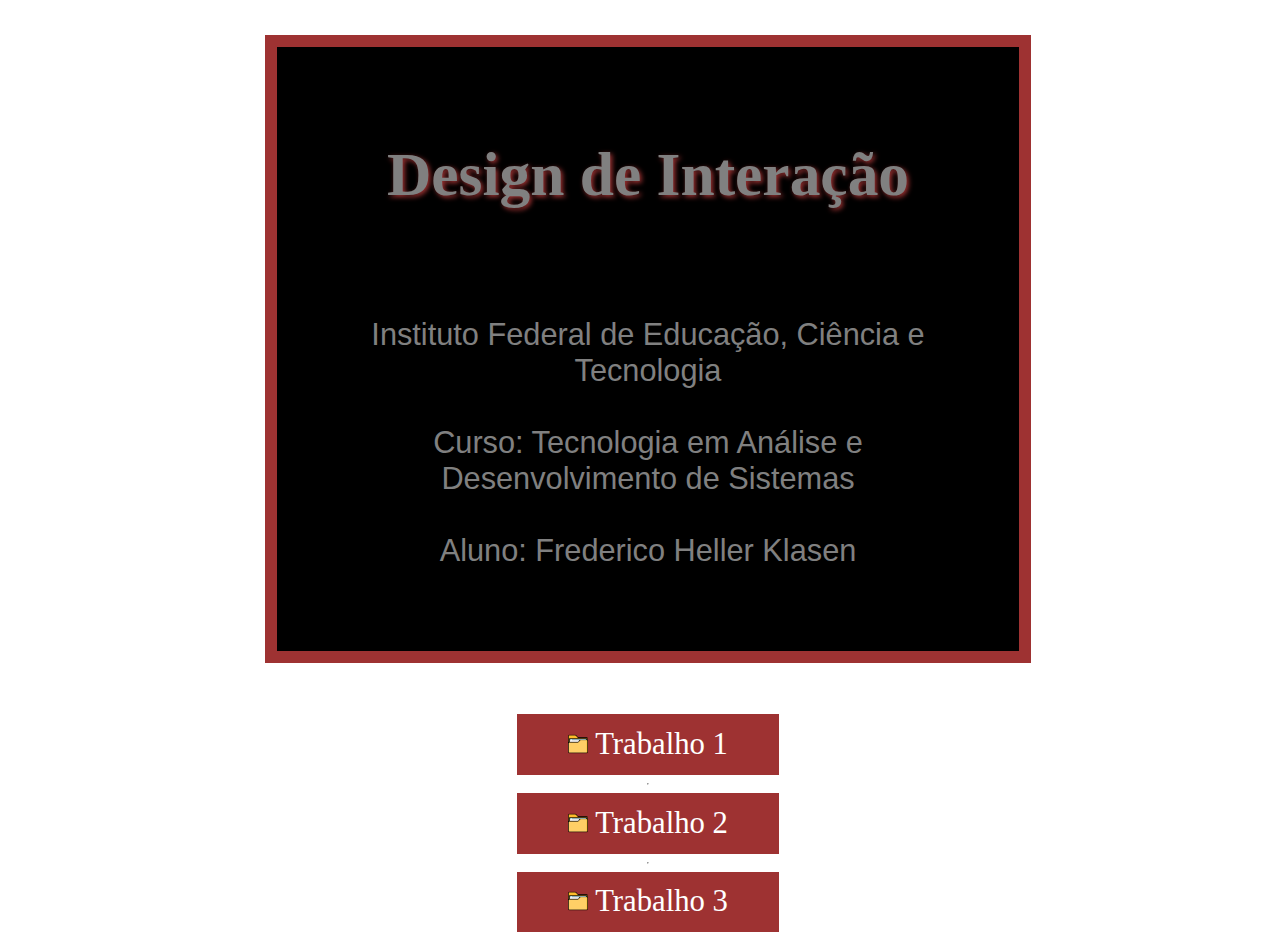
<file: index.html>
<!DOCTYPE html>
<html lang="pt-br">
<head>
    <meta charset="UTF-8">
    <meta http-equiv="X-UA-Compatible" content="IE=edge">
    <meta name="viewport" content="width=device-width, initial-scale=1.0">
    <title>Document</title>
    <LINK rel=STYLESHEET type="text/css" href="estilo.css">
</head>
<body>
    <div><h1>Design de Interação</h1><br>
    <p class="descritiva"> Instituto Federal de Educação, Ciência e Tecnologia<br>
    <br>

    Curso: Tecnologia em Análise e Desenvolvimento de Sistemas<br>
    <br>
    
    Aluno: Frederico Heller Klasen</p></div>    

    <a class="button" href="trabalho1/index.html"><img src="imagem/pasta.png" width="20"></img> 
        Trabalho 1</a>
    <hr>
    <a class="button" href="trabalho2/index.html"><img src="imagem/pasta.png" width="20"></img> 
        Trabalho 2</a>
        <hr>
    <a class="button" href="trabalho3/index.html"><img src="imagem/pasta.png" width="20"></img> 
        Trabalho 3</a>



</body>
</html>
</file>
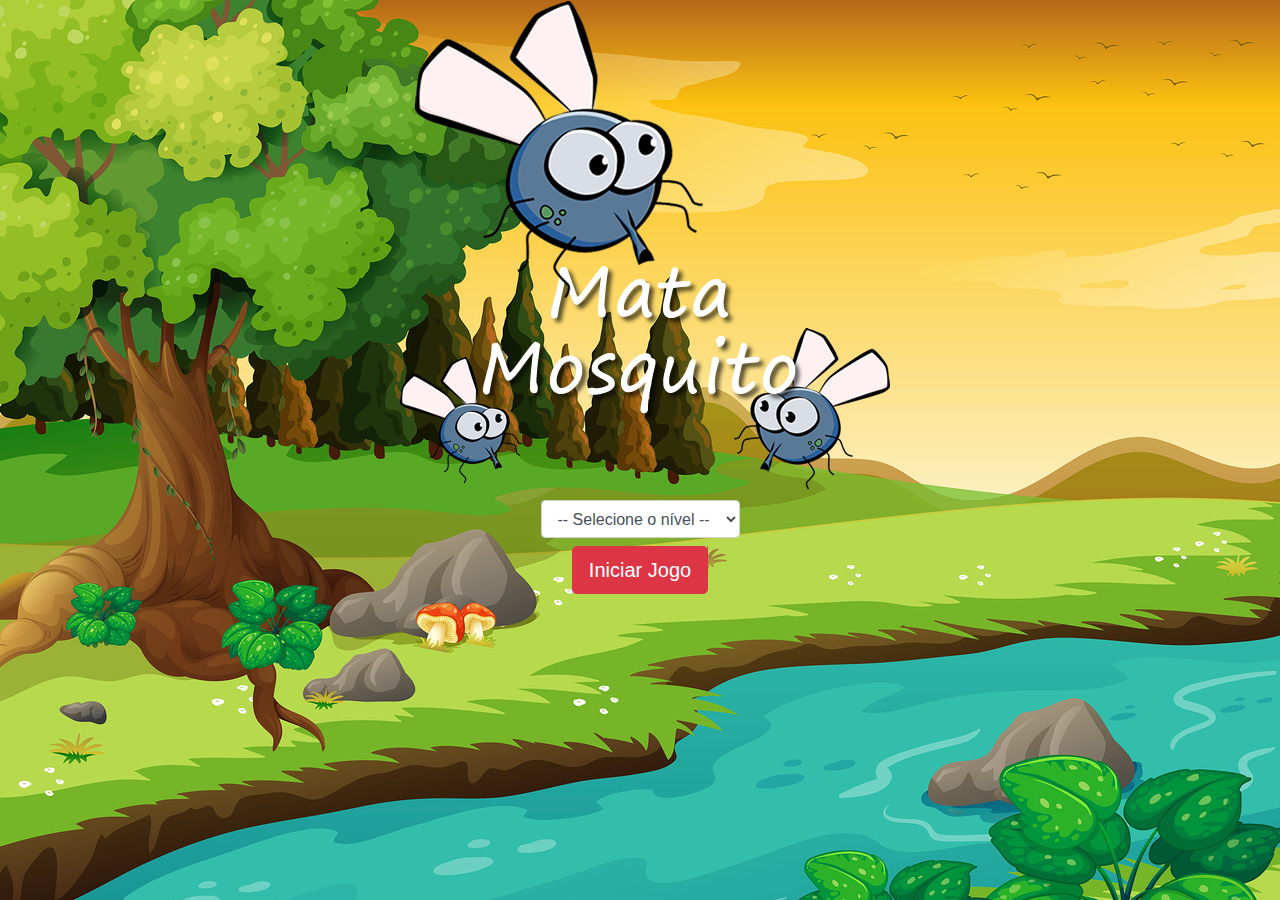
<file: trabalho2/index.html>
<!DOCTYPE html>
<html>
	<head>
		<title></title>
		<meta charset="UTF-8" />
		<link rel="stylesheet" href="https://maxcdn.bootstrapcdn.com/bootstrap/4.0.0/css/bootstrap.min.css" integrity="sha384-Gn5384xqQ1aoWXA+058RXPxPg6fy4IWvTNh0E263XmFcJlSAwiGgFAW/dAiS6JXm" crossorigin="anonymous">

		<link rel="stylesheet" href="estilo.css" />

		<script>
			function iniciarJogo() {
				var nivel = document.getElementById('nivel').value

				if(nivel === '') {
					alert('Selecione um nível para iniciar o jogo')
					return false
				}

				window.location.href = "app.html?" + nivel

			}
		</script>
	</head>
	<body>

		<div class="container">
			<div class="row">
				<div class="col">
					<div class="d-flex justify-content-center">
						<img src="imagens/game.png" />
					</div>
				</div>
			</div>

			<div class="row">
				<div class="col">
					<div class="d-flex justify-content-center">
						<div class="mb-2">
							<select class="form-control" id="nivel">
								<option value="">-- Selecione o nível --</option>
								<option value="normal">Normal</option>
								<option value="dificil">Difícil</option>
								<option value="chucknorris">Chuck Norris</option>
							</select>
						</div>
					</div>
				</div>
			</div>


			<div class="row">
				<div class="col">
					<div class="d-flex justify-content-center">
						<button type="button" class="btn btn-danger btn-lg" onclick="iniciarJogo()" >Iniciar Jogo</button>
					</div>
				</div>
			</div>
		</div>

	</body>
</html>
</file>
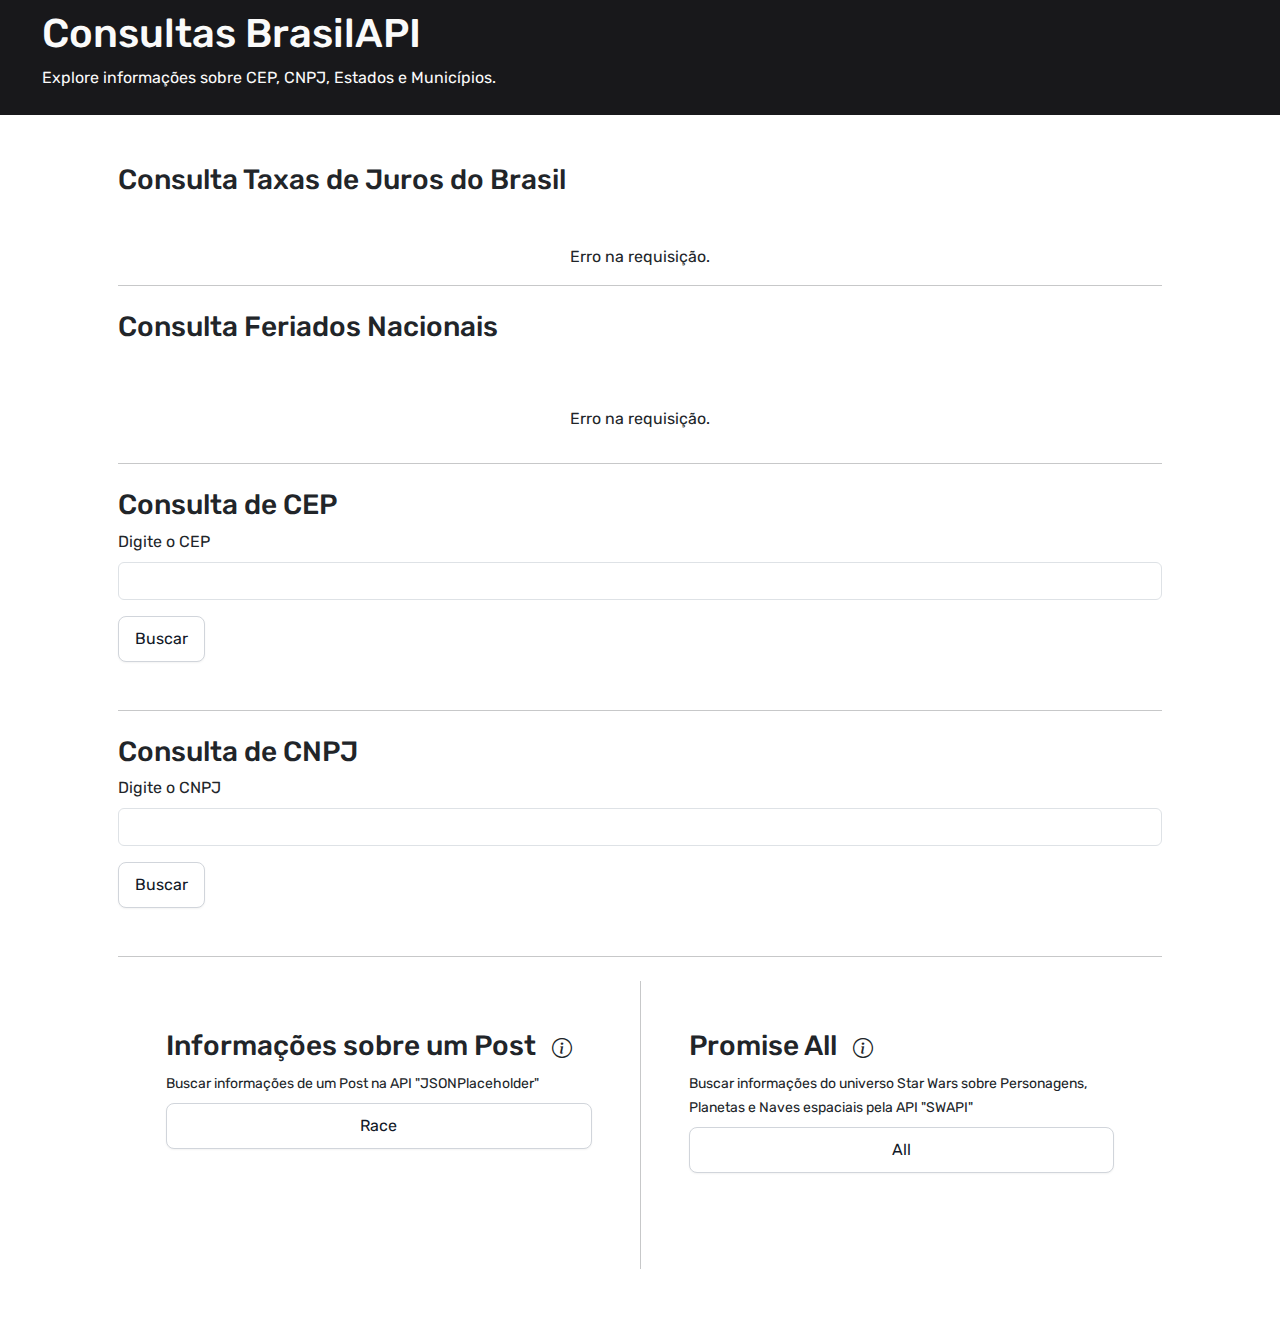
<file: trabalho3/index.html>
<!DOCTYPE html>
<html lang="pt-br">

<head>
    <meta charset="UTF-8">
    <meta name="viewport" content="width=device-width, initial-scale=1.0">
    <title>Trabalho Consumindo APIs e JSON com Javascript</title>

    <!-- Bootstrap -->
    <link href="https://cdn.jsdelivr.net/npm/bootstrap@5.3.3/dist/css/bootstrap.min.css" rel="stylesheet"
        integrity="sha384-QWTKZyjpPEjISv5WaRU9OFeRpok6YctnYmDr5pNlyT2bRjXh0JMhjY6hW+ALEwIH" crossorigin="anonymous">
    <link rel="stylesheet" href="css/style.css">

    <!-- Bootstrap Icons -->
    <link rel="stylesheet" href="https://cdn.jsdelivr.net/npm/bootstrap-icons@1.11.3/font/bootstrap-icons.min.css">
</head>

<body>
    <header>
        <nav class="navbar navbar-expand-lg">
            <div class="container-fluid d-flex flex-column align-items-start">
                <h1>Consultas BrasilAPI</h1>
                <p>Explore informações sobre CEP, CNPJ, Estados e Municípios.</p>
            </div>
        </nav>
    </header>

    <main>
        <div class="container p-5">
            <section>
                <h3>Consulta Taxas de Juros do Brasil</h3>
                <div class="mt-5 d-flex justify-content-center gap-5" id="resultadoBuscaTaxas">
                    <span class="spinner-border spinner-border-lg d-none" role="status" aria-hidden="true"></span>
                </div>
            </section>

            <hr>

            <section class="mt-4">
                <h3>Consulta Feriados Nacionais</h3>
                
                <div class="mt-5" id="resultadoBuscaFeriados">
                    <span class="spinner-border spinner-border-lg d-none" role="status" aria-hidden="true"></span>
                </div>
            </section>

            <hr>
            
            <section class="mt-4">
                <h3>Consulta de CEP</h3>

                <form id="cepForm">
                    <div class="mb-3">
                        <label for="cep" class="form-label">Digite o CEP</label>
                        <input type="number" class="form-control" id="cep" required>
                    </div>
                    <button type="submit" class="button-39 h-100" id="cepBtn">Buscar
                        <span class="spinner-border spinner-border-sm d-none" role="status" aria-hidden="true"></span>
                    </button>
                </form>

                <div class="mt-5" id="resultadoBuscaCep"></div>
            </section>
            
            <hr>

            <section class="mt-4">
                <h3>Consulta de CNPJ</h3>

                <form id="cnpjForm">
                    <div class="mb-3">
                        <label for="cnpj" class="form-label">Digite o CNPJ</label>
                        <input type="number" class="form-control" id="cnpj" required>
                    </div>
                    <button type="submit" class="button-39 h-100" id="cnpjBtn">Buscar
                        <span class="spinner-border spinner-border-sm d-none" role="status" aria-hidden="true"></span>
                    </button>
                </form>

                <div class="mt-5" id="resultadoBuscaCnpj"></div>
            </section>

            <hr>

            <section class="mt-4">
                <div class="d-flex justify-content-evenly">
                    <div class="w-50 p-5">
                        <div class="d-flex align-items-baseline gap-3">
                            <h3>Informações sobre um Post</h3>
                            <i class="bi bi-info-circle" data-bs-toggle="tooltip" data-bs-placement="top" data-bs-html="true" data-bs-title="<b><em><u>Promise Race</u></em></b>:<br>Este botão busca 3 APIs e mostra abaixo o resultado da primeira que responder ou falhar na requisição, usando 'Promise Race'"></i>
                        </div>
                        <small>Buscar informações de um Post na API "JSONPlaceholder"</small>
                        <button type="button" class="button-39 w-100 mt-2" id="promiseRaceBtn">Race</button>
                        <div class="mt-5" id="resultadoPromiseRace"></div>
                    </div>

                    <div class="vr"></div>

                    <div class="w-50 p-5">
                        <div class="d-flex align-items-baseline gap-3">
                            <h3>Promise All</h3>
                            <i class="bi bi-info-circle" data-bs-toggle="tooltip" data-bs-placement="top" data-bs-html="true" data-bs-title="<b><em><u>Promise All</u></em></b>:<br>Este botão busca 3 APIs e mostra abaixo o resultado de todas ou somente o erro da última que responder, usando 'Promise All'"></i>
                        </div>
                        <small>Buscar informações do universo Star Wars sobre Personagens, Planetas e Naves espaciais pela API "SWAPI"</small>
                        <button type="button" class="button-39 w-100 mt-2" id="promiseAllBtn">All</button>
                        <div class="mt-5" id="resultadoPromiseAll"></div>
                    </div>
                </div>
                
            </section>
        </div>

        <!-- Componente Toast do Bootstrap, para notificações. -->
        <div class="toast-container position-fixed top-0 end-0 p-3">
            <div id="liveToast" class="toast" role="alert" aria-live="assertive" aria-atomic="true">
              <div class="toast-header">
                <strong class="me-auto">Erro</strong>
                <button type="button" class="btn-close" data-bs-dismiss="toast" aria-label="Close"></button>
              </div>
              <div class="toast-body"></div>
            </div>
        </div>
    </main>

    <!-- Bootstrap Script -->
    <script src="https://cdn.jsdelivr.net/npm/bootstrap@5.3.3/dist/js/bootstrap.bundle.min.js"
        integrity="sha384-YvpcrYf0tY3lHB60NNkmXc5s9fDVZLESaAA55NDzOxhy9GkcIdslK1eN7N6jIeHz"
        crossorigin="anonymous"></script>
    <!-- Javascript -->
    <script src="js/script.js"></script>
</body>

</html>
</file>
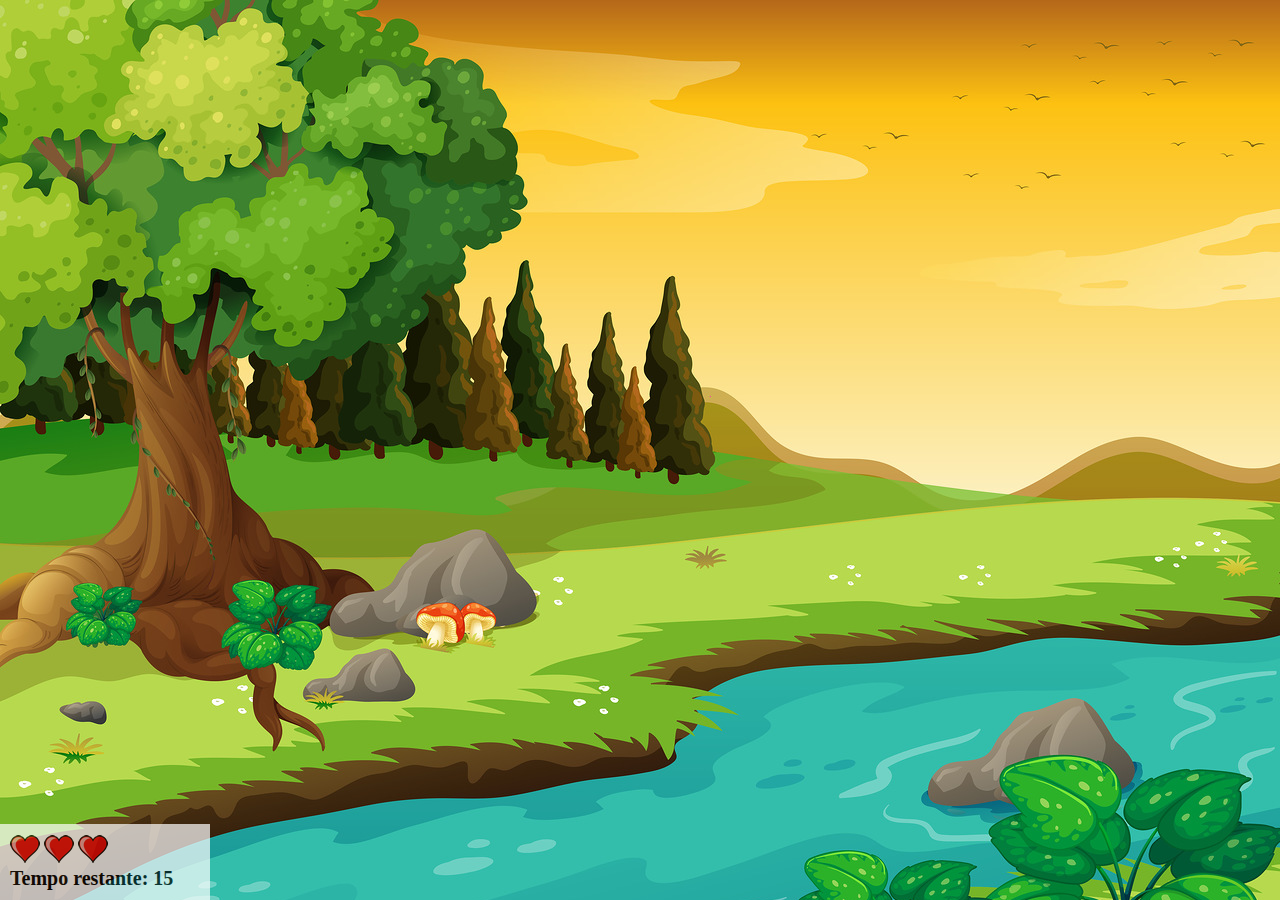
<file: trabalho2/app.html>
<!DOCTYPE html>
<html>
	<head>
		<title></title>
		<meta charset="UTF-8" />
		<link rel="stylesheet" href="estilo.css" />
		<script src="jogo.js"></script>
	</head>
	<body onresize="ajustaTamanhoPalcoJogo()">

		<div class="painel">
			<div class="vidas">
				<img id="v1" src="imagens/coracao_cheio.png" />
				<img id="v2" src="imagens/coracao_cheio.png" />
				<img id="v3" src="imagens/coracao_cheio.png" />
			</div>

			<div class="cronometro">Tempo restante: <span id="cronometro"></span></div>
		</div>

		<script>
			document.getElementById('cronometro').innerHTML = tempo

			var criaMosca = setInterval(function() { 
				posicaoRandomica()
			}, criaMosquitoTempo)
		</script>
	</body>
</html>
</file>
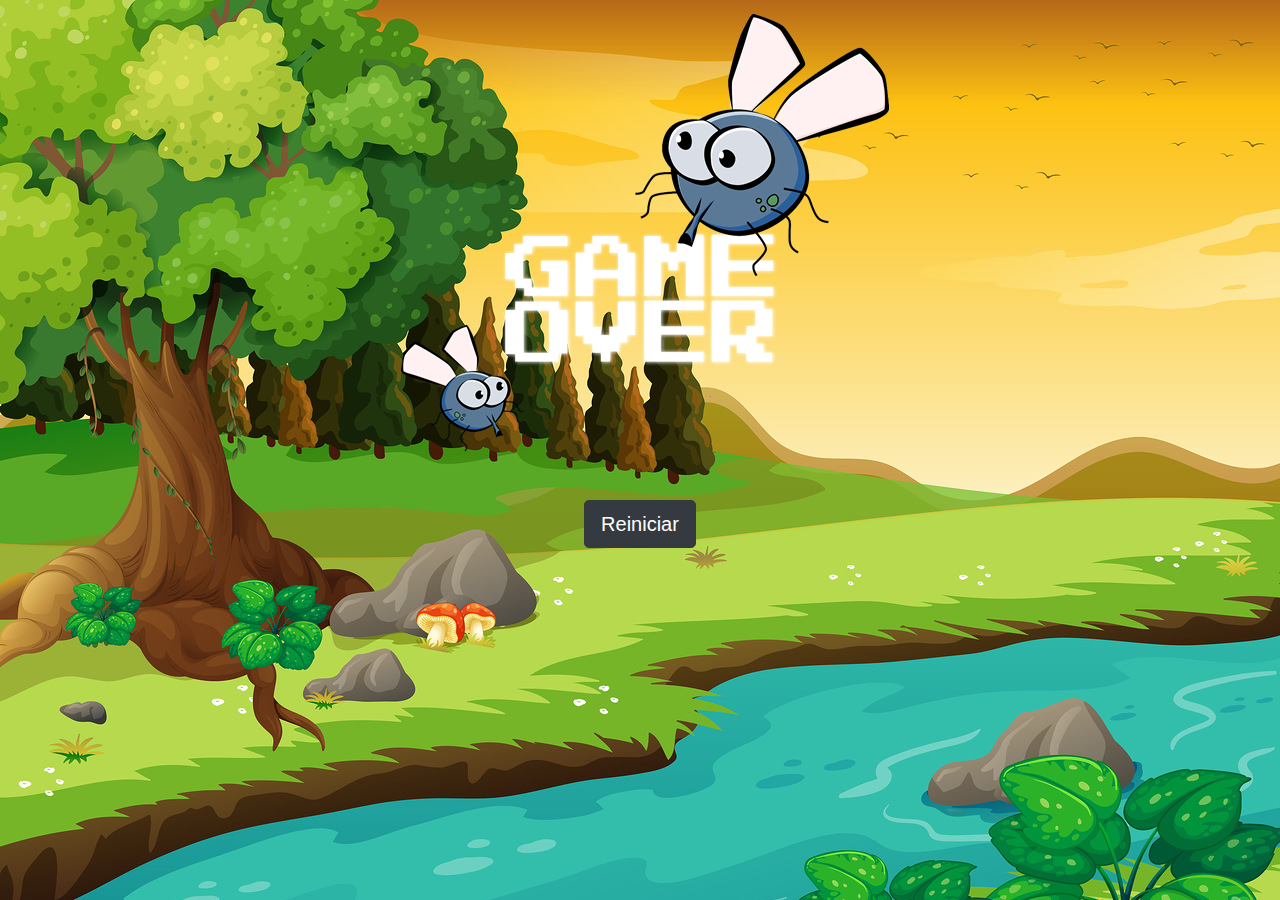
<file: trabalho2/fim_de_jogo.html>
<!DOCTYPE html>
<html>
	<head>
		<title></title>
		<meta charset="UTF-8" />

		<link rel="stylesheet" href="https://maxcdn.bootstrapcdn.com/bootstrap/4.0.0/css/bootstrap.min.css" integrity="sha384-Gn5384xqQ1aoWXA+058RXPxPg6fy4IWvTNh0E263XmFcJlSAwiGgFAW/dAiS6JXm" crossorigin="anonymous">

		<link rel="stylesheet" href="estilo.css" />
	</head>
	<body>

		<div class="container">
			<div class="row">
				<div class="col">
					<div class="d-flex justify-content-center">
						<img src="imagens/game_over.png" />
					</div>
				</div>
			</div>


			<div class="row">
				<div class="col">
					<div class="d-flex justify-content-center">
						<button type="button" class="btn btn-dark btn-lg" onclick="window.location.href = 'index.html' ">Reiniciar</button>
					</div>
				</div>
			</div>
		</div>

	</body>
</html>
</file>
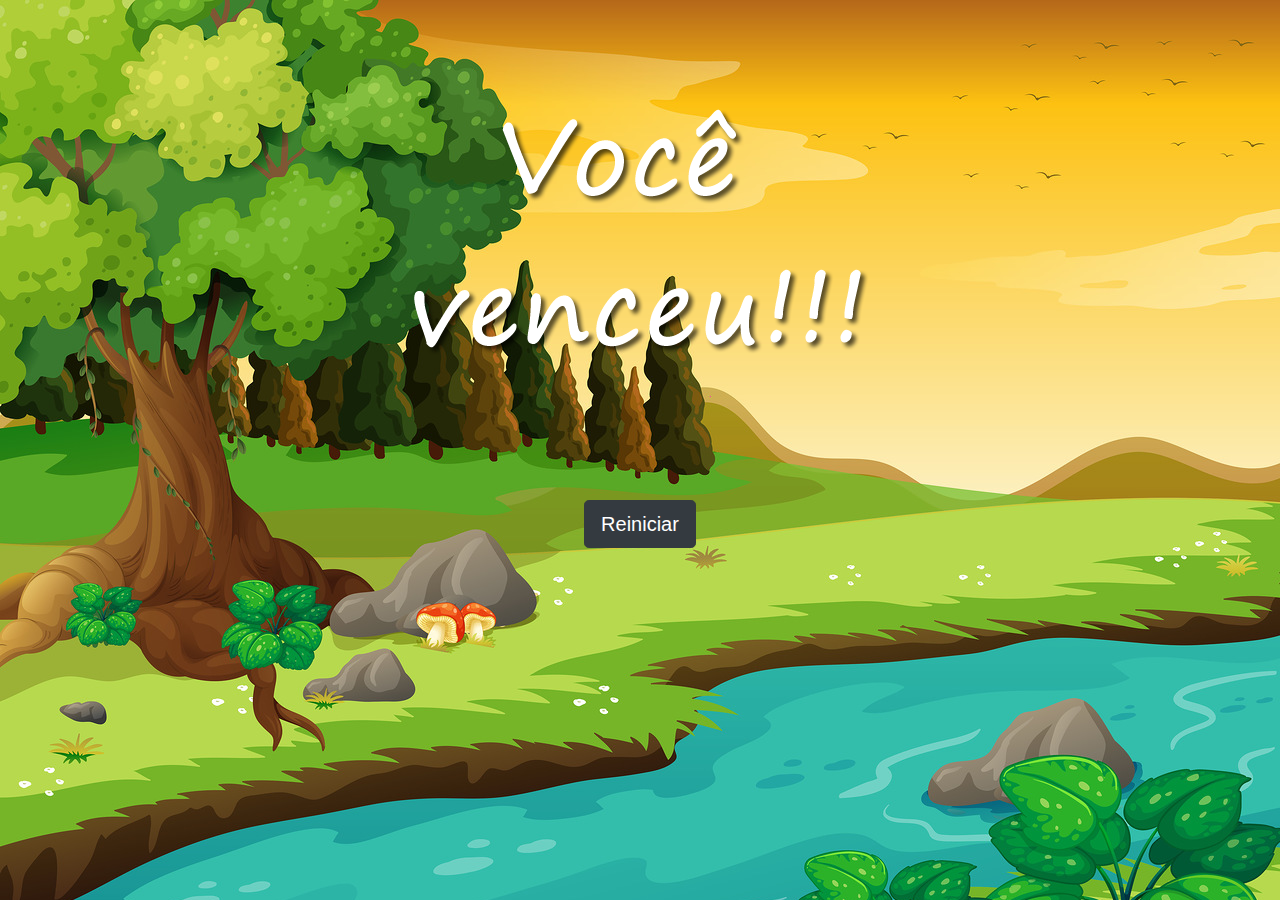
<file: trabalho2/vitoria.html>
<!DOCTYPE html>
<html>
	<head>
		<title></title>
		<meta charset="UTF-8" />

		<link rel="stylesheet" href="https://maxcdn.bootstrapcdn.com/bootstrap/4.0.0/css/bootstrap.min.css" integrity="sha384-Gn5384xqQ1aoWXA+058RXPxPg6fy4IWvTNh0E263XmFcJlSAwiGgFAW/dAiS6JXm" crossorigin="anonymous">

		<link rel="stylesheet" href="estilo.css" />
	</head>
	<body>

		<div class="container">
			<div class="row">
				<div class="col">
					<div class="d-flex justify-content-center">
						<img src="imagens/vitoria.png" />
					</div>
				</div>
			</div>


			<div class="row">
				<div class="col">
					<div class="d-flex justify-content-center">
						<button type="button" class="btn btn-dark btn-lg" onclick="window.location.href = 'index.html' ">Reiniciar</button>
					</div>
				</div>
			</div>
		</div>

	</body>
</html>
</file>
<file: estilo.css>
html {
  box-sizing: border-box;
}

body{
    height: 100vh;
    width: 100vw;
    display: flex;
    flex-direction: column;
    justify-content: center;
    align-items: center;
}
.button {
    background-color:  rgb(158, 50, 50);
    border: none;
    color: white;
    padding: 1vw 4vw;
    text-align: center;
    text-decoration: none;
    display: inline-block;
    font-size: 2.4vw;
  }

div {
    width: 50vw;
    height: 40vw;
    text-align: center;
    border: 1vw solid rgb(158, 50, 50);
    padding: 4vw;
    margin: 4vw;
    background-color: black;
    font-size: 2.4vw;
  }
  h1 {text-shadow: 2px 2px 5px rgb(158, 50, 50);color: grey}

.descritiva { font-family: helvetica; color: grey;}
</file>
<file: trabalho2/estilo.css>
html {
	cursor: url(imagens/mata_mosquito.png) 30 30, auto;
}

body {
	background-image: url(imagens/bg.jpg);
	background-repeat: no-repeat;
	background-size: 100%;
}

.mosquito1 {
	width: 50px;
	height: 50px;
}

.mosquito2 {
	width: 70px;
	height: 70px;
}

.mosquito3 {
	width: 90px;
	height: 90px;
}

.ladoA {
	transform: scaleX(1);
}

.ladoB {
	transform: scaleX(-1);
}

.painel {
	position: absolute;
	width: 190px;
	padding: 10px;
	left: 0px;
	bottom: 0px;
	border-top:solid 1px #fff;
	background-color: #fff;
	opacity: 0.7
}

.vidas {
	float: left;
}

.cronometro {
	float: left;
	font-size: 20px;
	font-weight: bold;
}
</file>
<file: trabalho3/css/style.css>
@import url("https://fonts.googleapis.com/css2?family=Rubik:ital,wght@0,300..900;1,300..900&display=swap");

* {
  margin: 0;
  padding: 0;
  box-sizing: border-box;
  font-family: "Rubik", sans-serif;
  font-optical-sizing: auto;
}

html,
body {
  height: 100%;
}

.navbar {
  height: 115px;
  padding: 30px;
  background-color: #18181b;
  color: #fafafa;
}

.button-39 {
  gap: 5px;
  background-color: #ffffff;
  border: 1px solid rgb(209, 213, 219);
  border-radius: 0.5rem;
  box-sizing: border-box;
  color: #111827;
  line-height: 1.25rem;
  padding: 0.75rem 1rem;
  text-align: center;
  text-decoration: none #d1d5db solid;
  text-decoration-thickness: auto;
  box-shadow: 0 1px 2px 0 rgba(0, 0, 0, 0.05);
  cursor: pointer;
  user-select: none;
  -webkit-user-select: none;
  touch-action: manipulation;
}

.button-39:focus {
  outline: 2px solid transparent;
  outline-offset: 2px;
}

.button-39:focus-visible {
  box-shadow: none;
}

.button-39:disabled {
  background-color: #e4e0e0d5;
  cursor: not-allowed;
}

#resultadoBuscaFeriados {
  display: flex;
  flex-wrap: wrap;
  gap: 1.5rem;
  justify-content: center;
  padding: 1rem;
  overflow: hidden;
}

.bi-info-circle {
  font-size: 20px;
}

/* Desabilitar as setas para cima e para baixo do input numérico 
    Para navegadores baseados em WebKit (Chrome, Safari, etc.): */
input[type="number"]::-webkit-inner-spin-button,
input[type="number"]::-webkit-outer-spin-button {
  -webkit-appearance: none;
  margin: 0;
}

/* Para Firefox */
input[type="number"] {
  appearance: none;
  -moz-appearance: textfield;
}

/* Para Edge e IE10+ */
input[type="number"]::-ms-clear {
  display: none;
}
</file>
